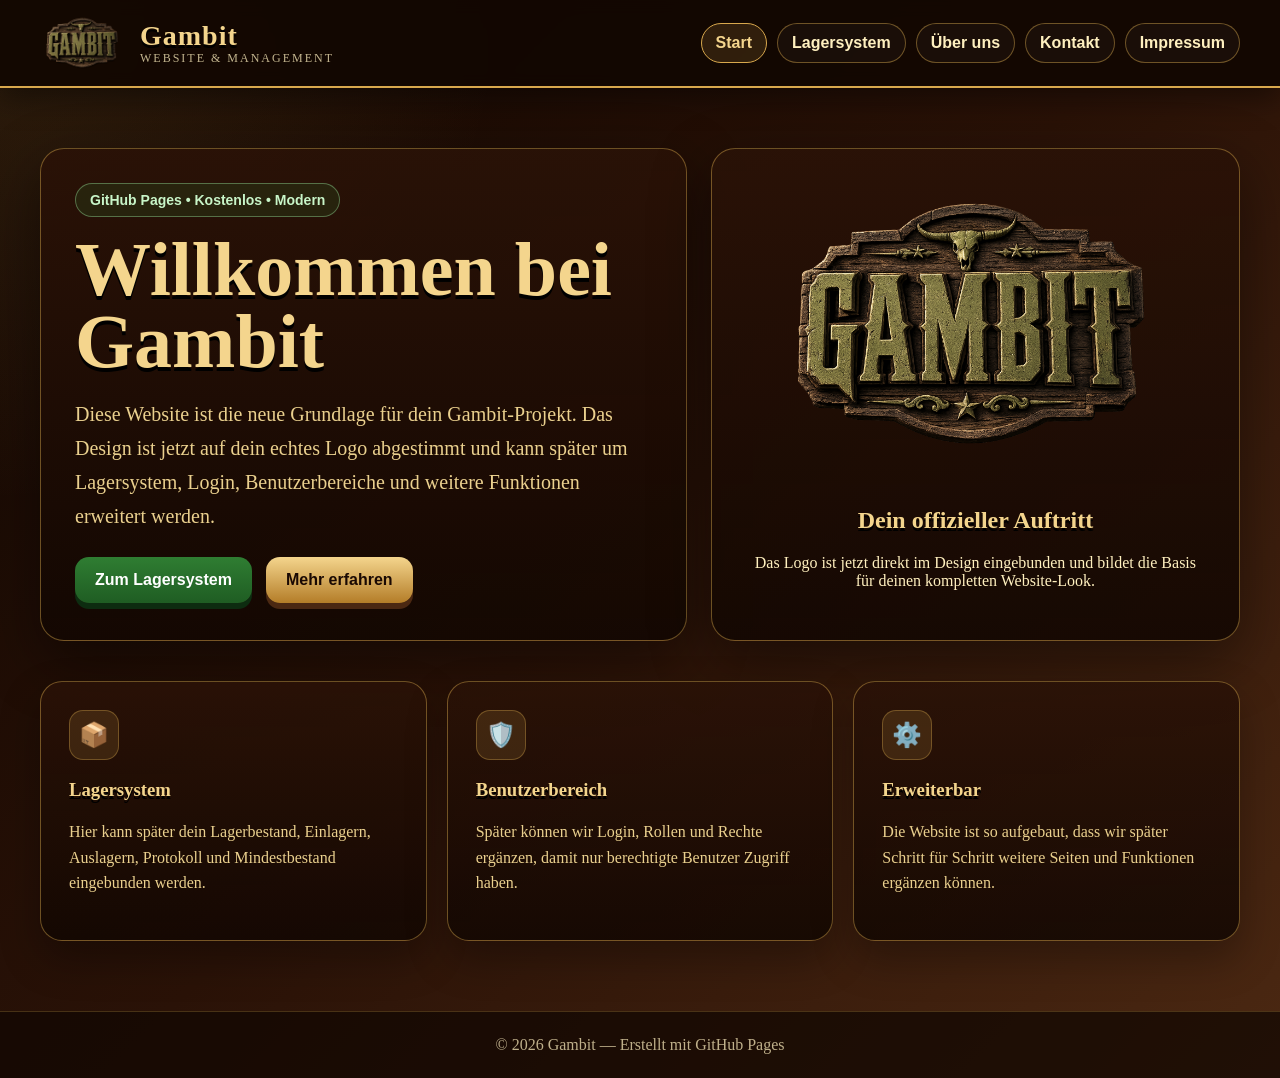
<file: index.html>
<!DOCTYPE html>
<html lang="de">
<head>
  <meta charset="UTF-8" />
  <meta name="viewport" content="width=device-width, initial-scale=1.0" />
  <title>Gambit</title>
  <link rel="stylesheet" href="style.css" />
</head>
<body>
  <div class="site-wrapper">

    <header class="topbar">
      <div class="container nav">
        <a href="index.html" class="brand">
          <img src="assets/gambit-logo.png" alt="Gambit Logo" class="brand-logo" />
          <div class="brand-text">
            <span class="brand-title">Gambit</span>
            <span class="brand-subtitle">Website & Management</span>
          </div>
        </a>

        <button class="menu-button" onclick="toggleMenu()">☰</button>

        <nav class="nav-links" id="navLinks">
          <a href="index.html" class="active">Start</a>
          <a href="lager.html">Lagersystem</a>
          <a href="ueber-uns.html">Über uns</a>
          <a href="kontakt.html">Kontakt</a>
          <a href="impressum.html">Impressum</a>
        </nav>
      </div>
    </header>

    <main>
      <section class="hero container">
        <div class="hero-left card">
          <span class="badge">GitHub Pages • Kostenlos • Modern</span>

          <h1>Willkommen bei Gambit</h1>

          <p class="hero-text">
            Diese Website ist die neue Grundlage für dein Gambit-Projekt.
            Das Design ist jetzt auf dein echtes Logo abgestimmt und kann später
            um Lagersystem, Login, Benutzerbereiche und weitere Funktionen erweitert werden.
          </p>

          <div class="hero-buttons">
            <a href="lager.html" class="btn btn-green">Zum Lagersystem</a>
            <a href="ueber-uns.html" class="btn btn-gold">Mehr erfahren</a>
          </div>
        </div>

        <div class="hero-right card logo-card">
          <img src="assets/gambit-logo.png" alt="Gambit Logo groß" class="hero-logo" />
          <h2>Dein offizieller Auftritt</h2>
          <p>
            Das Logo ist jetzt direkt im Design eingebunden und bildet die Basis
            für deinen kompletten Website-Look.
          </p>
        </div>
      </section>

      <section class="features container">
        <div class="feature-card">
          <div class="feature-icon">📦</div>
          <h3>Lagersystem</h3>
          <p>
            Hier kann später dein Lagerbestand, Einlagern, Auslagern,
            Protokoll und Mindestbestand eingebunden werden.
          </p>
        </div>

        <div class="feature-card">
          <div class="feature-icon">🛡️</div>
          <h3>Benutzerbereich</h3>
          <p>
            Später können wir Login, Rollen und Rechte ergänzen,
            damit nur berechtigte Benutzer Zugriff haben.
          </p>
        </div>

        <div class="feature-card">
          <div class="feature-icon">⚙️</div>
          <h3>Erweiterbar</h3>
          <p>
            Die Website ist so aufgebaut, dass wir später Schritt für Schritt
            weitere Seiten und Funktionen ergänzen können.
          </p>
        </div>
      </section>
    </main>

    <footer class="footer">
      <div class="container">
        © 2026 Gambit — Erstellt mit GitHub Pages
      </div>
    </footer>

  </div>

  <script src="script.js"></script>
</body>
</html>
</file>
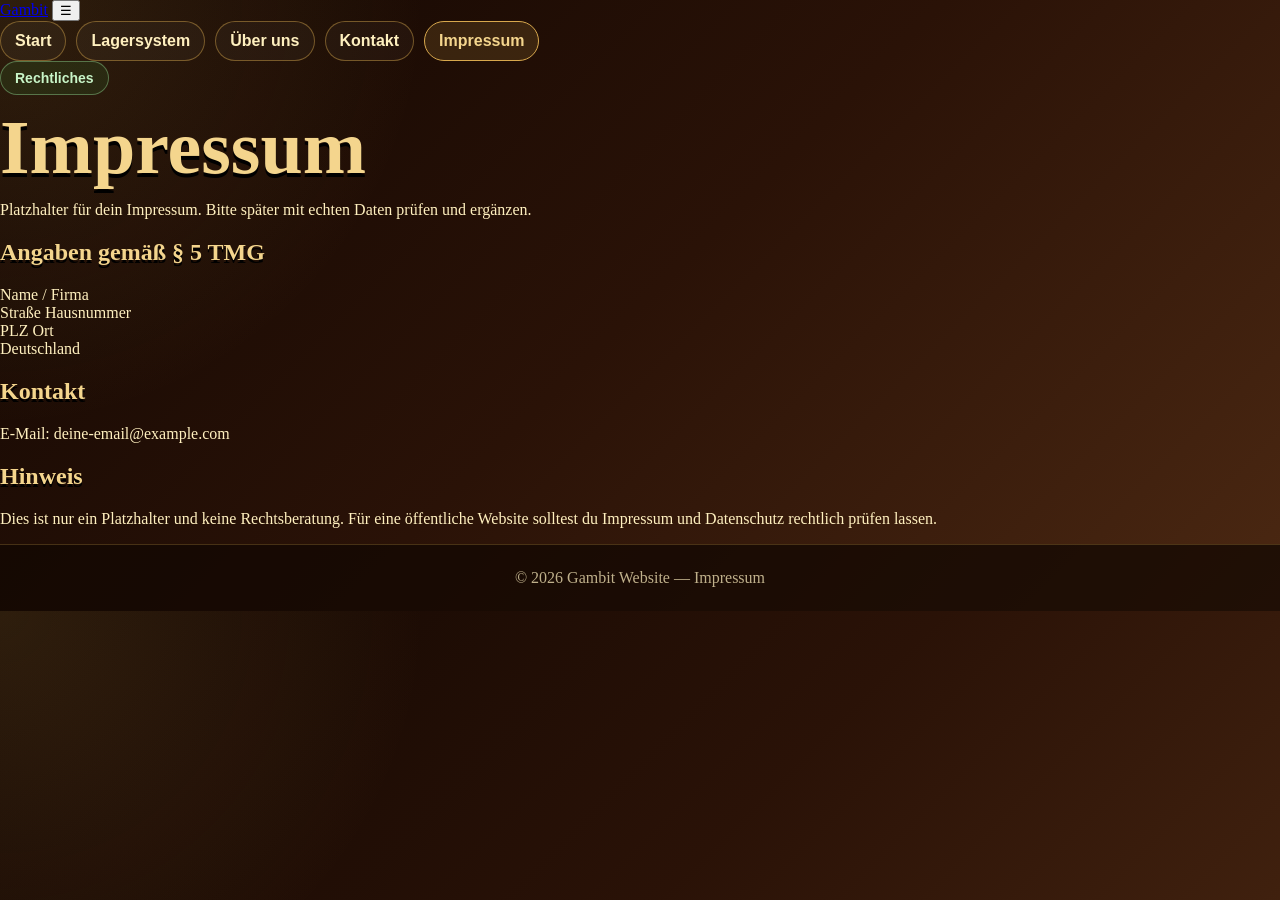
<file: impressum.html>
<!DOCTYPE html>
<html lang="de">
<head>
  <meta charset="UTF-8" />
  <meta name="viewport" content="width=device-width, initial-scale=1.0" />

  <title>Impressum | Gambit Website</title>

  <link rel="stylesheet" href="style.css" />
</head>
<body>
  <div class="page">
    <header class="header">
      <nav class="navbar">
        <a class="logo" href="index.html">Gambit</a>

        <button class="menu-toggle" onclick="toggleMenu()">☰</button>

        <div class="nav-links" id="navLinks">
          <a href="index.html">Start</a>
          <a href="lager.html">Lagersystem</a>
          <a href="ueber-uns.html">Über uns</a>
          <a href="kontakt.html">Kontakt</a>
          <a class="active" href="impressum.html">Impressum</a>
        </div>
      </nav>
    </header>

    <main class="content">
      <section class="page-title">
        <span class="badge">Rechtliches</span>
        <h1>Impressum</h1>
        <p class="lead">
          Platzhalter für dein Impressum. Bitte später mit echten Daten prüfen und ergänzen.
        </p>
      </section>

      <section class="text-panel">
        <h2>Angaben gemäß § 5 TMG</h2>
        <p>
          Name / Firma<br>
          Straße Hausnummer<br>
          PLZ Ort<br>
          Deutschland
        </p>

        <h2>Kontakt</h2>
        <p>
          E-Mail: deine-email@example.com
        </p>

        <h2>Hinweis</h2>
        <p>
          Dies ist nur ein Platzhalter und keine Rechtsberatung.
          Für eine öffentliche Website solltest du Impressum und Datenschutz rechtlich prüfen lassen.
        </p>
      </section>
    </main>

    <footer class="footer">
      © 2026 Gambit Website — Impressum
    </footer>
  </div>

  <script src="script.js"></script>
</body>
</html>
</file>
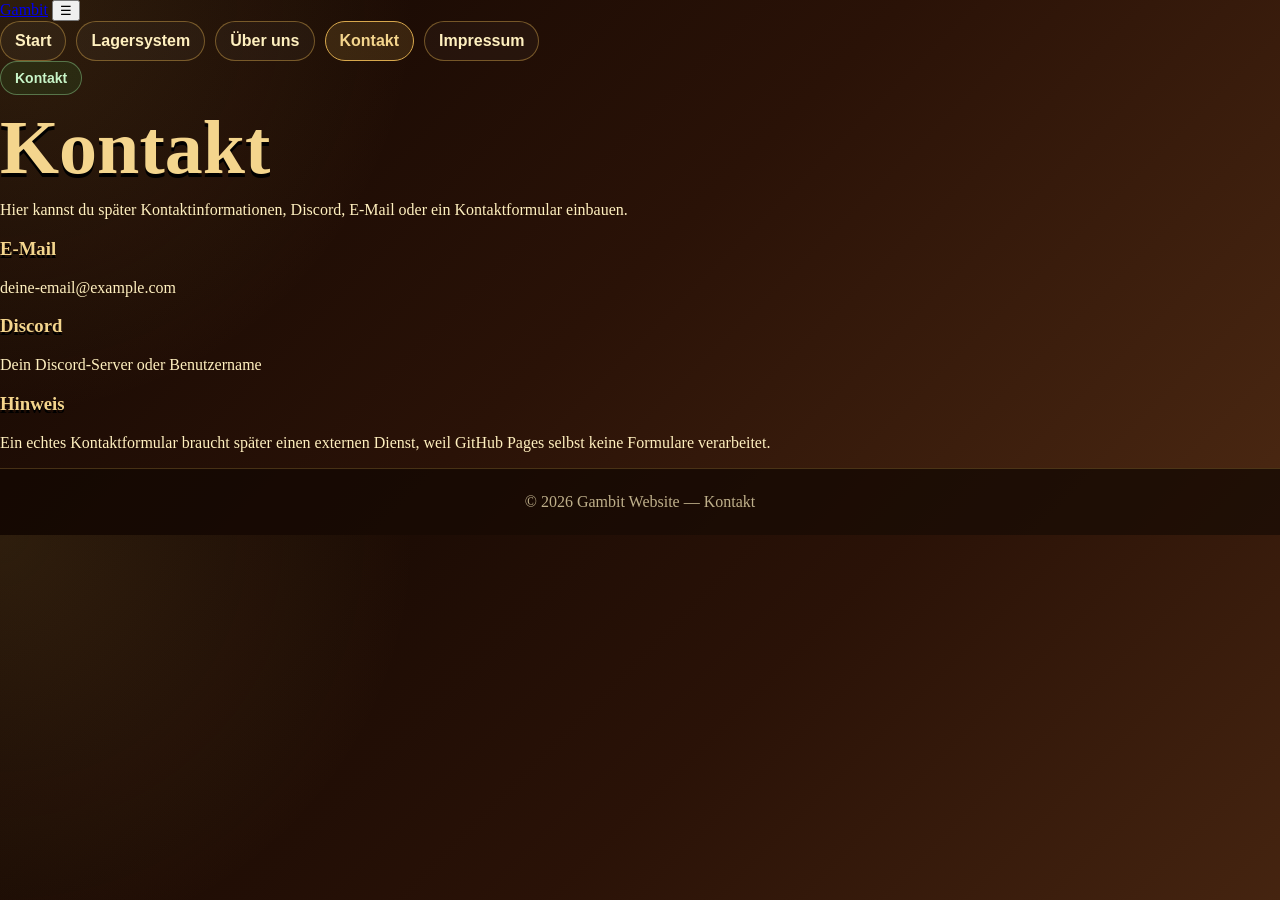
<file: kontakt.html>
<!DOCTYPE html>
<html lang="de">
<head>
  <meta charset="UTF-8" />
  <meta name="viewport" content="width=device-width, initial-scale=1.0" />

  <title>Kontakt | Gambit Website</title>

  <link rel="stylesheet" href="style.css" />
</head>
<body>
  <div class="page">
    <header class="header">
      <nav class="navbar">
        <a class="logo" href="index.html">Gambit</a>

        <button class="menu-toggle" onclick="toggleMenu()">☰</button>

        <div class="nav-links" id="navLinks">
          <a href="index.html">Start</a>
          <a href="lager.html">Lagersystem</a>
          <a href="ueber-uns.html">Über uns</a>
          <a class="active" href="kontakt.html">Kontakt</a>
          <a href="impressum.html">Impressum</a>
        </div>
      </nav>
    </header>

    <main class="content">
      <section class="page-title">
        <span class="badge">Kontakt</span>
        <h1>Kontakt</h1>
        <p class="lead">
          Hier kannst du später Kontaktinformationen, Discord, E-Mail oder ein Kontaktformular einbauen.
        </p>
      </section>

      <section class="contact-box">
        <div class="info-card">
          <h3>E-Mail</h3>
          <p>deine-email@example.com</p>
        </div>

        <div class="info-card">
          <h3>Discord</h3>
          <p>Dein Discord-Server oder Benutzername</p>
        </div>

        <div class="info-card">
          <h3>Hinweis</h3>
          <p>
            Ein echtes Kontaktformular braucht später einen externen Dienst,
            weil GitHub Pages selbst keine Formulare verarbeitet.
          </p>
        </div>
      </section>
    </main>

    <footer class="footer">
      © 2026 Gambit Website — Kontakt
    </footer>
  </div>

  <script src="script.js"></script>
</body>
</html>
</file>
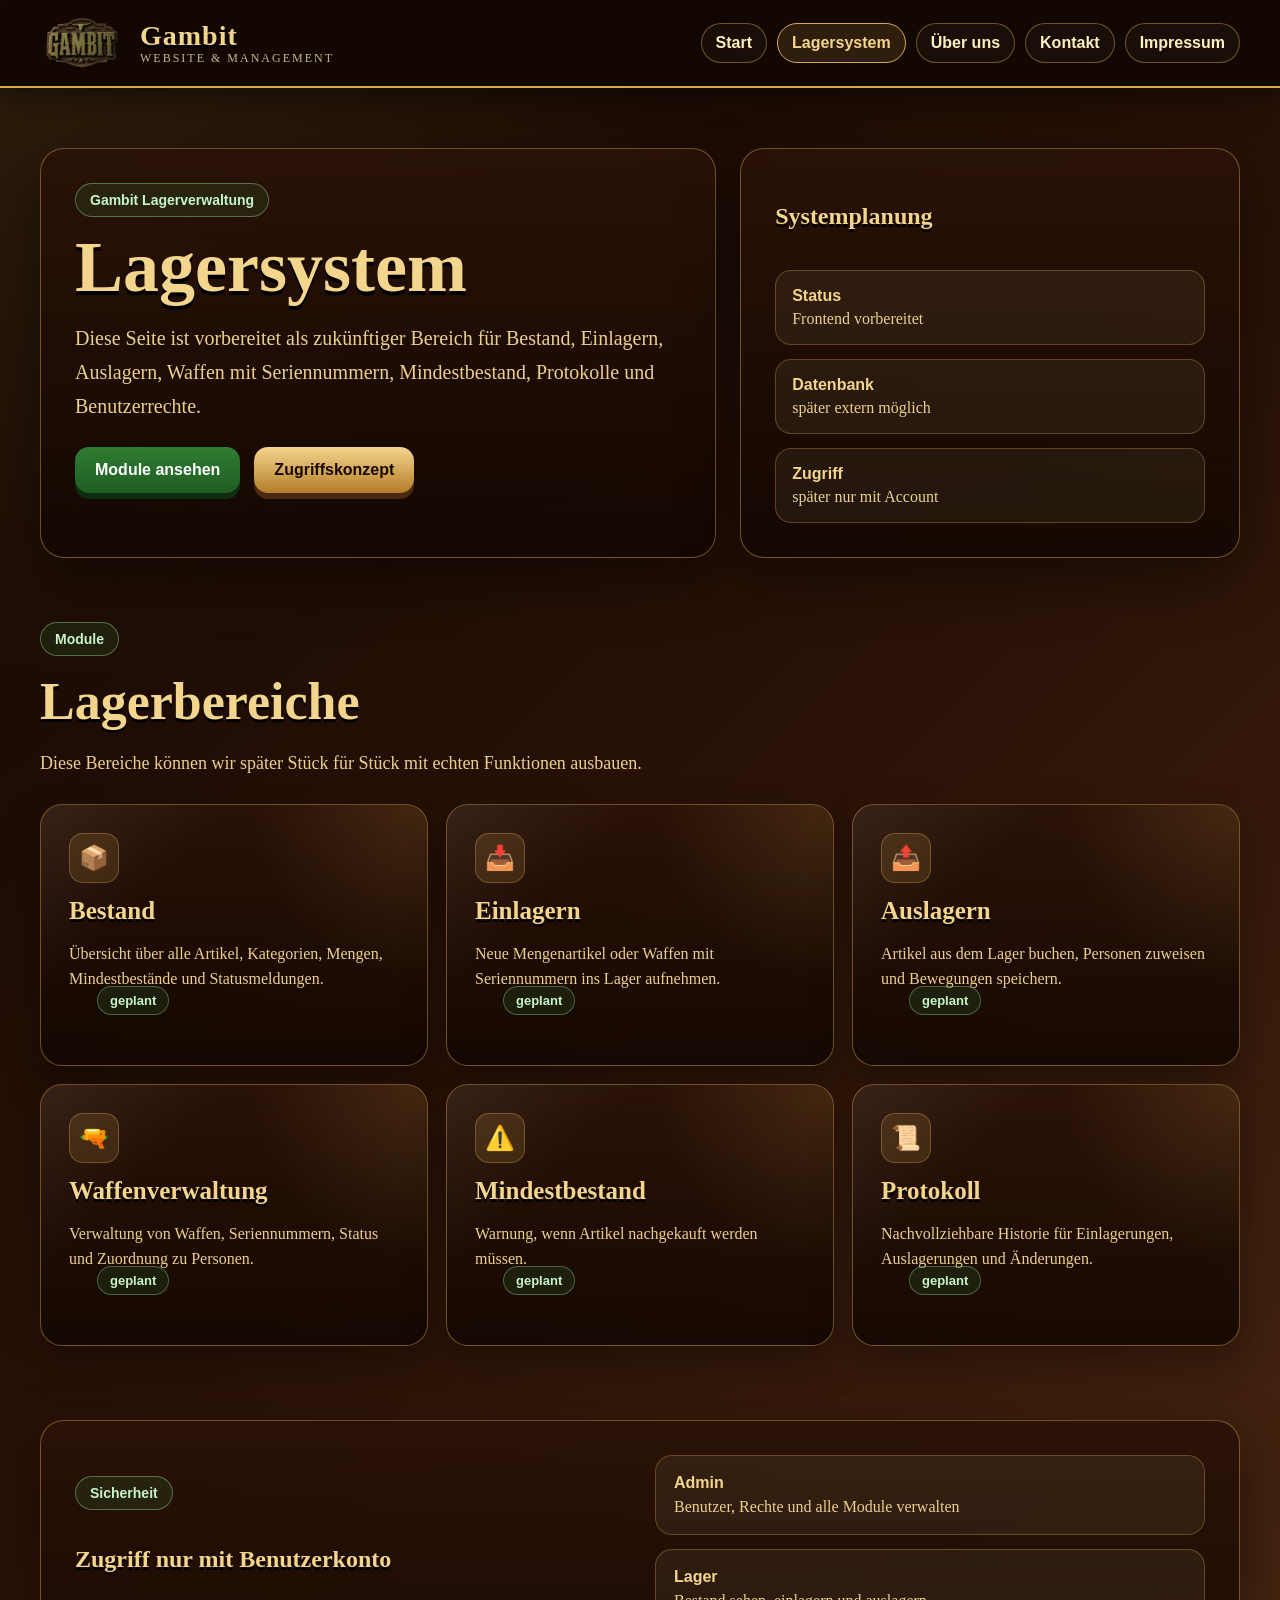
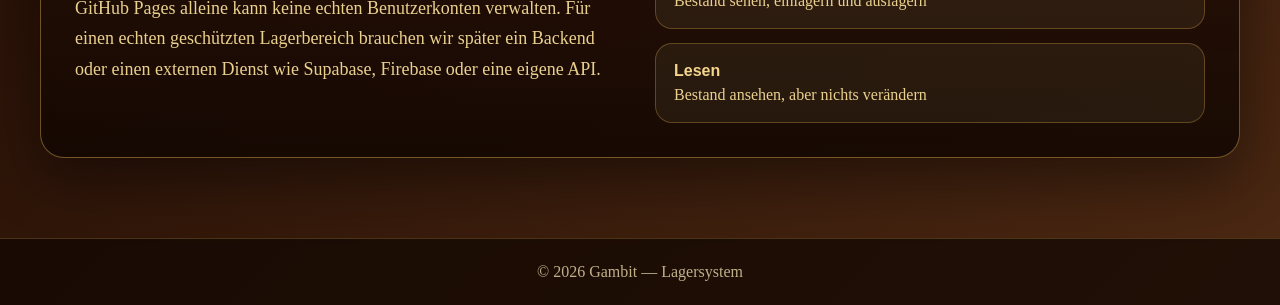
<file: lager.html>
<!DOCTYPE html>
<html lang="de">
<head>
  <meta charset="UTF-8" />
  <meta name="viewport" content="width=device-width, initial-scale=1.0" />
  <title>Lagersystem | Gambit</title>
  <link rel="stylesheet" href="style.css" />
</head>
<body>
  <div class="site-wrapper">
    <header class="topbar">
      <div class="container nav">
        <a href="index.html" class="brand">
          <img src="assets/gambit-logo.png" alt="Gambit Logo" class="brand-logo" />
          <div class="brand-text">
            <span class="brand-title">Gambit</span>
            <span class="brand-subtitle">Website & Management</span>
          </div>
        </a>

        <button class="menu-button" onclick="toggleMenu()">☰</button>

        <nav class="nav-links" id="navLinks">
          <a href="index.html">Start</a>
          <a href="lager.html" class="active">Lagersystem</a>
          <a href="ueber-uns.html">Über uns</a>
          <a href="kontakt.html">Kontakt</a>
          <a href="impressum.html">Impressum</a>
        </nav>
      </div>
    </header>

    <main>
      <section class="sub-hero container">
        <div class="card sub-hero-card">
          <span class="badge">Gambit Lagerverwaltung</span>

          <h1>Lagersystem</h1>

          <p class="hero-text">
            Diese Seite ist vorbereitet als zukünftiger Bereich für Bestand,
            Einlagern, Auslagern, Waffen mit Seriennummern, Mindestbestand,
            Protokolle und Benutzerrechte.
          </p>

          <div class="hero-buttons">
            <a href="#module" class="btn btn-green">Module ansehen</a>
            <a href="#zugriff" class="btn btn-gold">Zugriffskonzept</a>
          </div>
        </div>

        <div class="card sub-status-card">
          <h2>Systemplanung</h2>

          <div class="mini-status">
            <div>
              <strong>Status</strong>
              <span>Frontend vorbereitet</span>
            </div>
            <div>
              <strong>Datenbank</strong>
              <span>später extern möglich</span>
            </div>
            <div>
              <strong>Zugriff</strong>
              <span>später nur mit Account</span>
            </div>
          </div>
        </div>
      </section>

      <section class="module-section container" id="module">
        <div class="section-heading">
          <span class="badge">Module</span>
          <h2>Lagerbereiche</h2>
          <p>
            Diese Bereiche können wir später Stück für Stück mit echten Funktionen ausbauen.
          </p>
        </div>

        <div class="module-grid">
          <article class="module-card">
            <div class="feature-icon">📦</div>
            <h3>Bestand</h3>
            <p>
              Übersicht über alle Artikel, Kategorien, Mengen, Mindestbestände und Statusmeldungen.
            </p>
            <span class="module-tag">geplant</span>
          </article>

          <article class="module-card">
            <div class="feature-icon">📥</div>
            <h3>Einlagern</h3>
            <p>
              Neue Mengenartikel oder Waffen mit Seriennummern ins Lager aufnehmen.
            </p>
            <span class="module-tag">geplant</span>
          </article>

          <article class="module-card">
            <div class="feature-icon">📤</div>
            <h3>Auslagern</h3>
            <p>
              Artikel aus dem Lager buchen, Personen zuweisen und Bewegungen speichern.
            </p>
            <span class="module-tag">geplant</span>
          </article>

          <article class="module-card">
            <div class="feature-icon">🔫</div>
            <h3>Waffenverwaltung</h3>
            <p>
              Verwaltung von Waffen, Seriennummern, Status und Zuordnung zu Personen.
            </p>
            <span class="module-tag">geplant</span>
          </article>

          <article class="module-card">
            <div class="feature-icon">⚠️</div>
            <h3>Mindestbestand</h3>
            <p>
              Warnung, wenn Artikel nachgekauft werden müssen.
            </p>
            <span class="module-tag">geplant</span>
          </article>

          <article class="module-card">
            <div class="feature-icon">📜</div>
            <h3>Protokoll</h3>
            <p>
              Nachvollziehbare Historie für Einlagerungen, Auslagerungen und Änderungen.
            </p>
            <span class="module-tag">geplant</span>
          </article>
        </div>
      </section>

      <section class="access-section container" id="zugriff">
        <div class="card access-card">
          <div>
            <span class="badge">Sicherheit</span>
            <h2>Zugriff nur mit Benutzerkonto</h2>
            <p>
              GitHub Pages alleine kann keine echten Benutzerkonten verwalten.
              Für einen echten geschützten Lagerbereich brauchen wir später ein Backend
              oder einen externen Dienst wie Supabase, Firebase oder eine eigene API.
            </p>
          </div>

          <div class="access-list">
            <div class="access-item">
              <strong>Admin</strong>
              <span>Benutzer, Rechte und alle Module verwalten</span>
            </div>

            <div class="access-item">
              <strong>Lager</strong>
              <span>Bestand sehen, einlagern und auslagern</span>
            </div>

            <div class="access-item">
              <strong>Lesen</strong>
              <span>Bestand ansehen, aber nichts verändern</span>
            </div>
          </div>
        </div>
      </section>
    </main>

    <footer class="footer">
      <div class="container">© 2026 Gambit — Lagersystem</div>
    </footer>
  </div>

  <script src="script.js"></script>
</body>
</html>
</file>
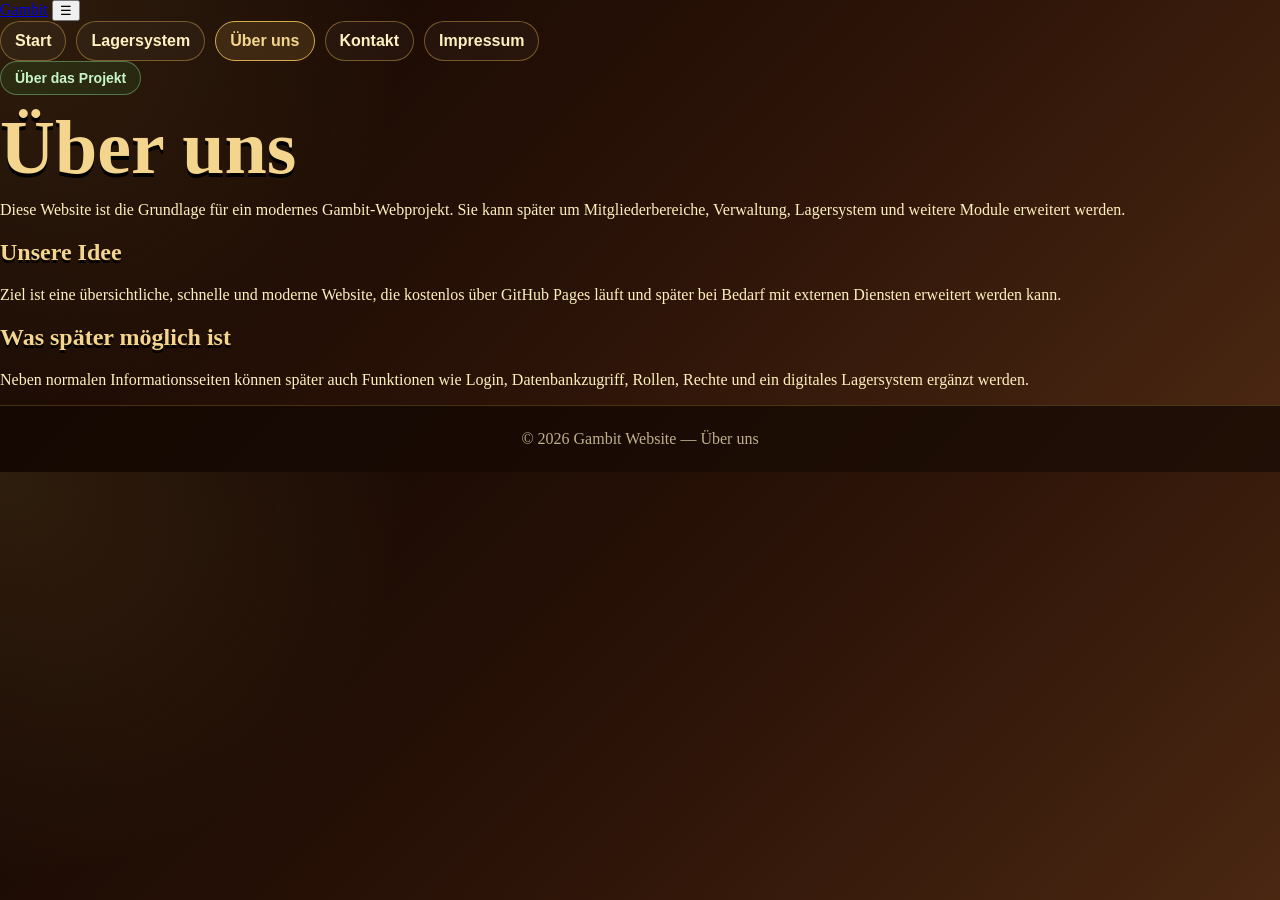
<file: ueber-uns.html>
<!DOCTYPE html>
<html lang="de">
<head>
  <meta charset="UTF-8" />
  <meta name="viewport" content="width=device-width, initial-scale=1.0" />

  <title>Über uns | Gambit Website</title>

  <link rel="stylesheet" href="style.css" />
</head>
<body>
  <div class="page">
    <header class="header">
      <nav class="navbar">
        <a class="logo" href="index.html">Gambit</a>

        <button class="menu-toggle" onclick="toggleMenu()">☰</button>

        <div class="nav-links" id="navLinks">
          <a href="index.html">Start</a>
          <a href="lager.html">Lagersystem</a>
          <a class="active" href="ueber-uns.html">Über uns</a>
          <a href="kontakt.html">Kontakt</a>
          <a href="impressum.html">Impressum</a>
        </div>
      </nav>
    </header>

    <main class="content">
      <section class="page-title">
        <span class="badge">Über das Projekt</span>
        <h1>Über uns</h1>
        <p class="lead">
          Diese Website ist die Grundlage für ein modernes Gambit-Webprojekt.
          Sie kann später um Mitgliederbereiche, Verwaltung, Lagersystem und weitere Module erweitert werden.
        </p>
      </section>

      <section class="text-panel">
        <h2>Unsere Idee</h2>
        <p>
          Ziel ist eine übersichtliche, schnelle und moderne Website, die kostenlos über GitHub Pages läuft
          und später bei Bedarf mit externen Diensten erweitert werden kann.
        </p>

        <h2>Was später möglich ist</h2>
        <p>
          Neben normalen Informationsseiten können später auch Funktionen wie Login,
          Datenbankzugriff, Rollen, Rechte und ein digitales Lagersystem ergänzt werden.
        </p>
      </section>
    </main>

    <footer class="footer">
      © 2026 Gambit Website — Über uns
    </footer>
  </div>

  <script src="script.js"></script>
</body>
</html>
</file>
<file: style.css>
:root {
  --bg-dark: #120702;
  --bg-wood: #2a1207;
  --bg-wood-2: #4b2812;
  --gold: #d8a84d;
  --gold-light: #f4d58d;
  --paper: #ead08e;
  --paper-light: #fff0bf;
  --green: #2f7d32;
  --green-dark: #1f5d23;
  --border: rgba(216, 168, 77, 0.45);
  --shadow: rgba(0, 0, 0, 0.45);
}

* {
  box-sizing: border-box;
}

html {
  scroll-behavior: smooth;
}

body {
  margin: 0;
  font-family: Georgia, "Times New Roman", serif;
  background:
    radial-gradient(circle at top left, rgba(216, 168, 77, 0.14), transparent 30%),
    linear-gradient(135deg, var(--bg-dark), var(--bg-wood), var(--bg-wood-2));
  color: var(--paper-light);
}

.site-wrapper {
  min-height: 100vh;
  display: flex;
  flex-direction: column;
}

.container {
  width: min(1200px, calc(100% - 40px));
  margin: 0 auto;
}

.topbar {
  position: sticky;
  top: 0;
  z-index: 100;
  background: rgba(18, 7, 2, 0.92);
  backdrop-filter: blur(8px);
  border-bottom: 2px solid var(--gold);
  box-shadow: 0 10px 30px var(--shadow);
}

.nav {
  min-height: 86px;
  display: flex;
  align-items: center;
  justify-content: space-between;
  gap: 20px;
}

.brand {
  display: flex;
  align-items: center;
  gap: 14px;
  text-decoration: none;
}

.brand-logo {
  width: 86px;
  height: auto;
  display: block;
  object-fit: contain;
}

.brand-text {
  display: flex;
  flex-direction: column;
  line-height: 1.1;
}

.brand-title {
  font-size: 28px;
  font-weight: 900;
  color: var(--gold-light);
  text-shadow: 0 3px 0 #000;
  letter-spacing: 1px;
}

.brand-subtitle {
  font-size: 12px;
  letter-spacing: 2px;
  text-transform: uppercase;
  color: rgba(255, 240, 191, 0.75);
}

.nav-links {
  display: flex;
  gap: 10px;
  flex-wrap: wrap;
}

.nav-links a {
  color: var(--paper-light);
  text-decoration: none;
  font-family: Arial, sans-serif;
  font-weight: 700;
  padding: 10px 14px;
  border-radius: 999px;
  border: 1px solid var(--border);
  background: rgba(255, 255, 255, 0.03);
  transition: 0.2s ease;
}

.nav-links a:hover,
.nav-links a.active {
  color: var(--gold-light);
  background: rgba(216, 168, 77, 0.15);
  border-color: var(--gold);
}

.menu-button {
  display: none;
  padding: 10px 14px;
  font-size: 22px;
  border: 1px solid var(--gold);
  background: rgba(18, 7, 2, 0.9);
  color: var(--gold-light);
  border-radius: 12px;
  cursor: pointer;
}

.hero {
  display: grid;
  grid-template-columns: 1.1fr 0.9fr;
  gap: 24px;
  padding: 60px 0 40px;
}

.card {
  background:
    linear-gradient(180deg, rgba(42, 18, 7, 0.92), rgba(18, 7, 2, 0.88));
  border: 1px solid var(--border);
  border-radius: 24px;
  box-shadow: 0 20px 60px var(--shadow);
  padding: 34px;
}

.badge {
  display: inline-block;
  margin-bottom: 16px;
  padding: 8px 14px;
  border-radius: 999px;
  background: rgba(47, 125, 50, 0.18);
  border: 1px solid rgba(143, 209, 143, 0.45);
  color: #c8f5c8;
  font-family: Arial, sans-serif;
  font-size: 14px;
  font-weight: 700;
}

h1 {
  margin: 0 0 18px;
  font-size: clamp(42px, 7vw, 76px);
  line-height: 0.95;
  color: var(--gold-light);
  text-shadow: 0 4px 0 #000;
}

h2,
h3 {
  color: var(--gold-light);
  text-shadow: 0 3px 0 #000;
}

.hero-text {
  font-size: 20px;
  line-height: 1.7;
  color: var(--paper);
}

.hero-buttons {
  display: flex;
  gap: 14px;
  flex-wrap: wrap;
  margin-top: 24px;
}

.btn {
  display: inline-block;
  padding: 14px 20px;
  border-radius: 14px;
  text-decoration: none;
  font-family: Arial, sans-serif;
  font-weight: 800;
  transition: 0.2s ease;
}

.btn:hover {
  transform: translateY(2px);
}

.btn-green {
  background: linear-gradient(180deg, var(--green), var(--green-dark));
  color: white;
  box-shadow: 0 6px 0 #0d2c10;
}

.btn-gold {
  background: linear-gradient(180deg, var(--gold-light), #b47d28);
  color: #1a0903;
  box-shadow: 0 6px 0 #4b2812;
}

.logo-card {
  text-align: center;
}

.hero-logo {
  width: min(100%, 420px);
  height: auto;
  margin-bottom: 20px;
  display: inline-block;
}

.features {
  display: grid;
  grid-template-columns: repeat(3, 1fr);
  gap: 20px;
  padding-bottom: 70px;
}

.feature-card {
  background:
    linear-gradient(180deg, rgba(42, 18, 7, 0.88), rgba(18, 7, 2, 0.85));
  border: 1px solid var(--border);
  border-radius: 22px;
  padding: 28px;
  box-shadow: 0 18px 40px rgba(0, 0, 0, 0.3);
}

.feature-icon {
  width: 50px;
  height: 50px;
  margin-bottom: 14px;
  display: grid;
  place-items: center;
  border-radius: 14px;
  background: rgba(216, 168, 77, 0.15);
  border: 1px solid rgba(216, 168, 77, 0.35);
  font-size: 24px;
}

.feature-card p {
  color: var(--paper);
  line-height: 1.6;
}

.footer {
  margin-top: auto;
  border-top: 1px solid rgba(216, 168, 77, 0.25);
  background: rgba(18, 7, 2, 0.75);
  color: rgba(255, 240, 191, 0.72);
  text-align: center;
  padding: 24px 0;
}

@media (max-width: 900px) {
  .nav {
    flex-wrap: wrap;
    padding: 12px 0;
  }

  .menu-button {
    display: block;
    margin-left: auto;
  }

  .nav-links {
    display: none;
    width: 100%;
    flex-direction: column;
    padding-bottom: 10px;
  }

  .nav-links.open {
    display: flex;
  }

  .nav-links a {
    text-align: center;
  }

  .hero {
    grid-template-columns: 1fr;
    padding-top: 40px;
  }

  .features {
    grid-template-columns: 1fr;
  }

  .brand-logo {
    width: 68px;
  }

  .brand-title {
    font-size: 24px;
  }

  .brand-subtitle {
    display: none;
  }
}
.sub-hero {
  display: grid;
  grid-template-columns: 1.15fr 0.85fr;
  gap: 24px;
  padding: 60px 0 34px;
}

.sub-hero-card h1 {
  font-size: clamp(46px, 7vw, 72px);
}

.sub-status-card {
  display: flex;
  flex-direction: column;
  justify-content: center;
}

.mini-status {
  display: grid;
  gap: 14px;
  margin-top: 20px;
}

.mini-status div {
  padding: 16px;
  border-radius: 16px;
  border: 1px solid rgba(216, 168, 77, 0.32);
  background: rgba(255, 240, 191, 0.06);
}

.mini-status strong {
  display: block;
  color: var(--gold-light);
  margin-bottom: 5px;
  font-family: Arial, sans-serif;
}

.mini-status span {
  color: var(--paper);
}

.module-section {
  padding: 30px 0 40px;
}

.section-heading {
  max-width: 780px;
  margin-bottom: 26px;
}

.section-heading h2 {
  margin: 0 0 12px;
  font-size: clamp(34px, 5vw, 52px);
}

.section-heading p {
  color: var(--paper);
  font-size: 18px;
  line-height: 1.6;
}

.module-grid {
  display: grid;
  grid-template-columns: repeat(3, 1fr);
  gap: 18px;
}

.module-card {
  position: relative;
  min-height: 245px;
  padding: 28px;
  border-radius: 22px;
  background:
    linear-gradient(180deg, rgba(42, 18, 7, 0.9), rgba(18, 7, 2, 0.86));
  border: 1px solid var(--border);
  box-shadow: 0 18px 40px rgba(0, 0, 0, 0.32);
  overflow: hidden;
  transition: 0.2s ease;
}

.module-card::before {
  content: "";
  position: absolute;
  inset: 0;
  background:
    radial-gradient(circle at top right, rgba(216, 168, 77, 0.15), transparent 38%),
    linear-gradient(135deg, rgba(255,255,255,0.07), transparent 30%);
  pointer-events: none;
}

.module-card:hover {
  transform: translateY(-5px);
  border-color: var(--gold);
  box-shadow: 0 26px 70px rgba(0, 0, 0, 0.45);
}

.module-card h3,
.module-card p,
.module-card .feature-icon,
.module-card .module-tag {
  position: relative;
  z-index: 1;
}

.module-card h3 {
  margin: 0 0 10px;
  font-size: 25px;
}

.module-card p {
  color: var(--paper);
  line-height: 1.6;
}

.module-tag {
  position: absolute;
  left: 28px;
  bottom: 22px;
  display: inline-block;
  padding: 6px 12px;
  border-radius: 999px;
  color: #c8f5c8;
  background: rgba(47, 125, 50, 0.18);
  border: 1px solid rgba(143, 209, 143, 0.4);
  font-family: Arial, sans-serif;
  font-size: 13px;
  font-weight: 800;
}

.access-section {
  padding: 34px 0 80px;
}

.access-card {
  display: grid;
  grid-template-columns: 1fr 1fr;
  gap: 30px;
  align-items: center;
}

.access-card p {
  color: var(--paper);
  font-size: 18px;
  line-height: 1.7;
}

.access-list {
  display: grid;
  gap: 14px;
}

.access-item {
  padding: 18px;
  border-radius: 17px;
  border: 1px solid rgba(216, 168, 77, 0.32);
  background: rgba(255, 240, 191, 0.06);
}

.access-item strong {
  display: block;
  color: var(--gold-light);
  font-family: Arial, sans-serif;
  margin-bottom: 6px;
}

.access-item span {
  color: var(--paper);
}

@media (max-width: 900px) {
  .sub-hero {
    grid-template-columns: 1fr;
    padding-top: 38px;
  }

  .module-grid {
    grid-template-columns: 1fr;
  }

  .access-card {
    grid-template-columns: 1fr;
  }
}
</file>
